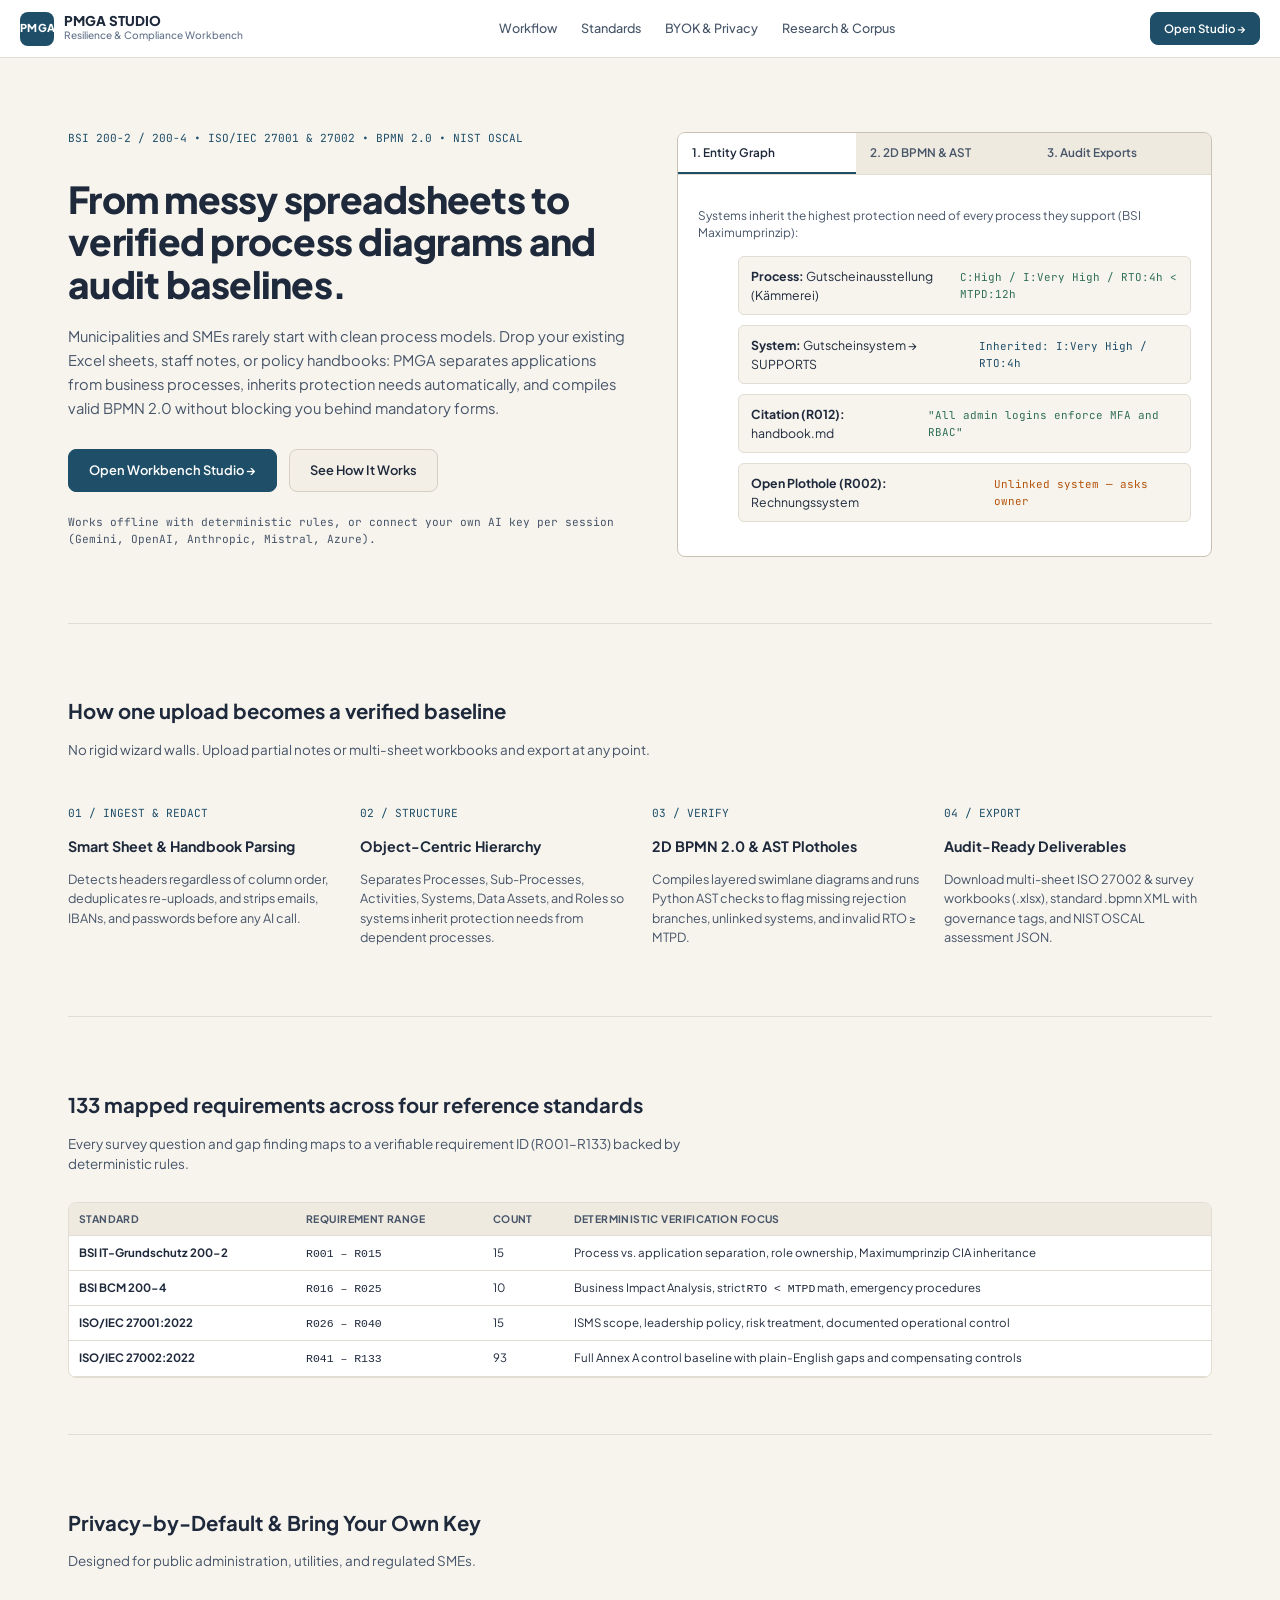
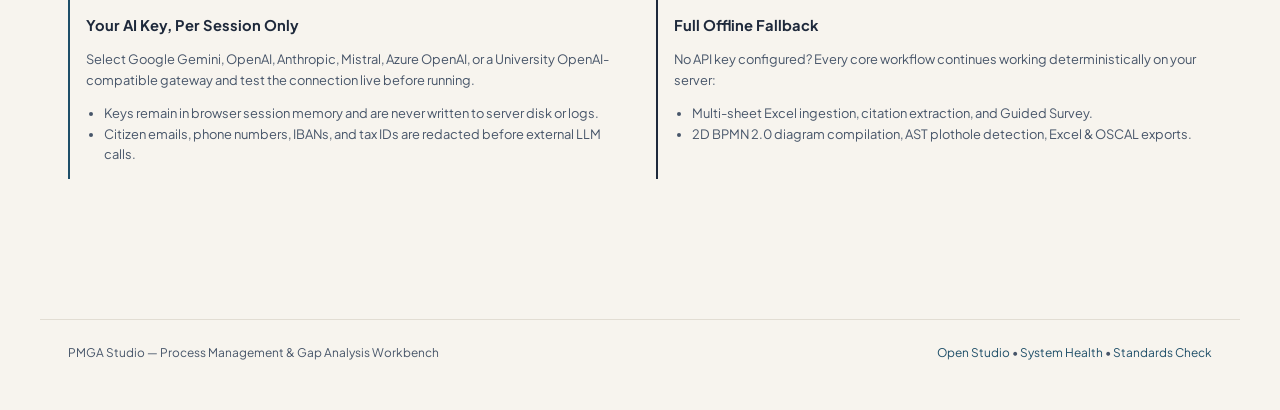
<file: static/landing.html>
<!DOCTYPE html>
<html lang="en">
<head>
  <meta charset="UTF-8">
  <meta name="viewport" content="width=device-width, initial-scale=1.0">
  <title>PMGA Studio — Process Management &amp; Compliance Gap Workbench</title>
  <meta name="description" content="Turn messy spreadsheets and process handbooks into verified BPMN 2.0 diagrams, BSI 200-2 inheritance graphs, and ISO 27002 / OSCAL audit baselines.">

  <link rel="preconnect" href="https://fonts.googleapis.com">
  <link rel="preconnect" href="https://fonts.gstatic.com" crossorigin>
  <link href="https://fonts.googleapis.com/css2?family=JetBrains+Mono:wght@400;500;600;700;800&family=Plus+Jakarta+Sans:wght@400;500;600;700;800&display=swap" rel="stylesheet">

  <link rel="stylesheet" href="/static/css/styles.css?v=3.0.0">
  <link rel="stylesheet" href="/static/css/landing.css?v=2.3.0">
</head>
<body>

  <header class="app-header">
    <div class="brand">
      <div class="brand-crest">PMGA</div>
      <div class="brand-titles">
        <h1>PMGA STUDIO</h1>
        <span class="subtitle">Resilience &amp; Compliance Workbench</span>
      </div>
    </div>

    <nav class="landing-nav-links" aria-label="Primary">
      <a href="#workflow">Workflow</a>
      <a href="#standards">Standards</a>
      <a href="#privacy-byok">BYOK &amp; Privacy</a>
      <a href="/research">Research &amp; Corpus</a>
    </nav>

    <div class="header-actions">
      <a href="/studio" class="pill-btn primary hero-cta-link">Open Studio &rarr;</a>
    </div>
  </header>

  <main class="landing-main">

    <!-- HERO -->
    <section class="hero-grid">
      <div>
        <div class="hero-eyebrow">BSI 200-2 / 200-4 &bull; ISO/IEC 27001 &amp; 27002 &bull; BPMN 2.0 &bull; NIST OSCAL</div>
        <h2 class="hero-title">From messy spreadsheets to verified process diagrams and audit baselines.</h2>
        <p class="hero-lead">
          Municipalities and SMEs rarely start with clean process models. Drop your existing Excel sheets, staff notes, or policy handbooks: PMGA separates applications from business processes, inherits protection needs automatically, and compiles valid BPMN 2.0 without blocking you behind mandatory forms.
        </p>
        <div class="hero-actions">
          <a href="/studio" class="pill-btn primary large hero-cta-link">Open Workbench Studio &rarr;</a>
          <a href="#workflow" class="pill-btn secondary large hero-cta-link">See How It Works</a>
        </div>
        <p class="hero-footnote">
          Works offline with deterministic rules, or connect your own AI key per session (Gemini, OpenAI, Anthropic, Mistral, Azure).
        </p>
      </div>

      <!-- Interactive Visual Preview -->
      <div class="preview-stage" aria-label="Interactive PMGA Pipeline Preview">
        <div class="stage-tabs" role="tablist">
          <button type="button" class="stage-tab active" role="tab" aria-selected="true" data-stage="stage-graph">1. Entity Graph</button>
          <button type="button" class="stage-tab" role="tab" aria-selected="false" data-stage="stage-bpmn">2. 2D BPMN &amp; AST</button>
          <button type="button" class="stage-tab" role="tab" aria-selected="false" data-stage="stage-export">3. Audit Exports</button>
        </div>

        <div class="stage-body">
          <div id="stage-graph" class="stage-pane active">
            <p class="stage-caption">Systems inherit the highest protection need of every process they support (BSI Maximumprinzip):</p>
            <ul class="graph-flow-list">
              <li class="graph-flow-row">
                <span><strong>Process:</strong> Gutscheinausstellung (Kämmerei)</span>
                <span class="mono-tag">C:High / I:Very High / RTO:4h &lt; MTPD:12h</span>
              </li>
              <li class="graph-flow-row">
                <span><strong>System:</strong> Gutscheinsystem &rarr; SUPPORTS</span>
                <span class="mono-tag info">Inherited: I:Very High / RTO:4h</span>
              </li>
              <li class="graph-flow-row">
                <span><strong>Citation (R012):</strong> handbook.md</span>
                <span class="mono-tag">"All admin logins enforce MFA and RBAC"</span>
              </li>
              <li class="graph-flow-row">
                <span><strong>Open Plothole (R002):</strong> Rechnungssystem</span>
                <span class="mono-tag warn">Unlinked system &mdash; asks owner</span>
              </li>
            </ul>
          </div>

          <div id="stage-bpmn" class="stage-pane">
            <p class="stage-caption">Layered 2D BPMN 2.0 swimlanes with deterministic Python AST branch checking:</p>
            <svg viewBox="0 0 540 185" width="100%" height="185" role="img" aria-label="Sample 2D BPMN 2.0 diagram with parallel gateway and loop-back">
              <rect x="4" y="4" width="532" height="177" rx="6" fill="#090C15" stroke="#1E2740"/>
              <line x1="4" y1="92" x2="536" y2="92" stroke="#161E33"/>
              <text x="14" y="24" fill="#94A3B8" font-family="JetBrains Mono, monospace" font-size="10">Bürgeramt</text>
              <text x="14" y="112" fill="#94A3B8" font-family="JetBrains Mono, monospace" font-size="10">Kämmerei</text>

              <circle cx="52" cy="52" r="12" fill="#101524" stroke="#10B981" stroke-width="2"/>
              <line x1="64" y1="52" x2="96" y2="52" stroke="#94A3B8" stroke-width="1.5"/>

              <rect x="96" y="30" width="96" height="44" rx="5" fill="#161D31" stroke="#3B82F6" stroke-width="1.5"/>
              <text x="144" y="56" text-anchor="middle" fill="#F8FAFC" font-family="Plus Jakarta Sans, sans-serif" font-size="11">Antrag prüfen</text>

              <line x1="192" y1="52" x2="224" y2="52" stroke="#94A3B8" stroke-width="1.5"/>
              <polygon points="242,34 260,52 242,70 224,52" fill="#161D31" stroke="#F59E0B" stroke-width="1.5"/>
              <text x="242" y="56" text-anchor="middle" fill="#FDE68A" font-family="JetBrains Mono, monospace" font-size="12">X</text>

              <path d="M 242 70 L 242 84 L 144 84 L 144 74" fill="none" stroke="#F59E0B" stroke-width="1.2" stroke-dasharray="3,3"/>
              <text x="193" y="81" text-anchor="middle" fill="#FDE68A" font-family="JetBrains Mono, monospace" font-size="9">Revision</text>

              <line x1="260" y1="52" x2="310" y2="52" stroke="#94A3B8" stroke-width="1.5"/>
              <path d="M 242 70 L 242 136 L 310 136" fill="none" stroke="#94A3B8" stroke-width="1.5"/>

              <rect x="310" y="30" width="110" height="44" rx="5" fill="#161D31" stroke="#06B6D4" stroke-width="1.5"/>
              <text x="365" y="56" text-anchor="middle" fill="#F8FAFC" font-family="Plus Jakarta Sans, sans-serif" font-size="11">Bescheid senden</text>

              <rect x="310" y="114" width="110" height="44" rx="5" fill="#161D31" stroke="#06B6D4" stroke-width="1.5"/>
              <text x="365" y="140" text-anchor="middle" fill="#F8FAFC" font-family="Plus Jakarta Sans, sans-serif" font-size="11">Voucher buchen</text>

              <line x1="420" y1="52" x2="478" y2="52" stroke="#94A3B8" stroke-width="1.5"/>
              <path d="M 420 136 L 456 136 L 456 52 L 478 52" fill="none" stroke="#94A3B8" stroke-width="1.5"/>
              <circle cx="494" cy="52" r="12" fill="#101524" stroke="#EF4444" stroke-width="2.5"/>
            </svg>
          </div>

          <div id="stage-export" class="stage-pane">
            <p class="stage-caption">Every run produces human-readable Excel reports, standard .bpmn XML, and machine-readable NIST OSCAL JSON:</p>
            <div class="code-preview">{
  "assessment-results": {
    "oscal-version": "1.1.2",
    "observations": [
      {
        "title": "R018 (COMPLIANT)",
        "description": "RTO 4 is below MTPD 12.",
        "relevant-evidence": [{ "source": "handbook.md", "quote": "RTO: 4h, MTPD: 12h" }]
      }
    ],
    "findings": [
      { "title": "A.8.2 — Privileged access rights", "status": "not-satisfied" }
    ]
  }
}</div>
          </div>
        </div>
      </div>
    </section>

    <!-- 4-STEP WORKFLOW -->
    <section id="workflow" class="landing-section">
      <h2 class="section-heading">How one upload becomes a verified baseline</h2>
      <p class="section-sub">No rigid wizard walls. Upload partial notes or multi-sheet workbooks and export at any point.</p>

      <div class="steps-grid">
        <div class="step-item">
          <span class="step-num-mono">01 / INGEST &amp; REDACT</span>
          <h3>Smart Sheet &amp; Handbook Parsing</h3>
          <p>Detects headers regardless of column order, deduplicates re-uploads, and strips emails, IBANs, and passwords before any AI call.</p>
        </div>
        <div class="step-item">
          <span class="step-num-mono">02 / STRUCTURE</span>
          <h3>Object-Centric Hierarchy</h3>
          <p>Separates Processes, Sub-Processes, Activities, Systems, Data Assets, and Roles so systems inherit protection needs from dependent processes.</p>
        </div>
        <div class="step-item">
          <span class="step-num-mono">03 / VERIFY</span>
          <h3>2D BPMN 2.0 &amp; AST Plotholes</h3>
          <p>Compiles layered swimlane diagrams and runs Python AST checks to flag missing rejection branches, unlinked systems, and invalid RTO &ge; MTPD.</p>
        </div>
        <div class="step-item">
          <span class="step-num-mono">04 / EXPORT</span>
          <h3>Audit-Ready Deliverables</h3>
          <p>Download multi-sheet ISO 27002 &amp; survey workbooks (.xlsx), standard .bpmn XML with governance tags, and NIST OSCAL assessment JSON.</p>
        </div>
      </div>
    </section>

    <!-- STANDARDS -->
    <section id="standards" class="landing-section">
      <h2 class="section-heading">133 mapped requirements across four reference standards</h2>
      <p class="section-sub">Every survey question and gap finding maps to a verifiable requirement ID (R001&ndash;R133) backed by deterministic rules.</p>

      <div class="landing-table-wrap">
        <table class="civic-table">
          <thead>
            <tr>
              <th>Standard</th>
              <th>Requirement Range</th>
              <th>Count</th>
              <th>Deterministic Verification Focus</th>
            </tr>
          </thead>
          <tbody>
            <tr>
              <td><strong>BSI IT-Grundschutz 200-2</strong></td>
              <td><code>R001 &ndash; R015</code></td>
              <td>15</td>
              <td>Process vs. application separation, role ownership, Maximumprinzip CIA inheritance</td>
            </tr>
            <tr>
              <td><strong>BSI BCM 200-4</strong></td>
              <td><code>R016 &ndash; R025</code></td>
              <td>10</td>
              <td>Business Impact Analysis, strict <code>RTO &lt; MTPD</code> math, emergency procedures</td>
            </tr>
            <tr>
              <td><strong>ISO/IEC 27001:2022</strong></td>
              <td><code>R026 &ndash; R040</code></td>
              <td>15</td>
              <td>ISMS scope, leadership policy, risk treatment, documented operational control</td>
            </tr>
            <tr>
              <td><strong>ISO/IEC 27002:2022</strong></td>
              <td><code>R041 &ndash; R133</code></td>
              <td>93</td>
              <td>Full Annex A control baseline with plain-English gaps and compensating controls</td>
            </tr>
          </tbody>
        </table>
      </div>
    </section>

    <!-- BYOK & PRIVACY -->
    <section id="privacy-byok" class="landing-section">
      <h2 class="section-heading">Privacy-by-Default &amp; Bring Your Own Key</h2>
      <p class="section-sub">Designed for public administration, utilities, and regulated SMEs.</p>

      <div class="guarantee-grid">
        <div class="guarantee-col">
          <h3>Your AI Key, Per Session Only</h3>
          <p>Select Google Gemini, OpenAI, Anthropic, Mistral, Azure OpenAI, or a University OpenAI-compatible gateway and test the connection live before running.</p>
          <ul>
            <li>Keys remain in browser session memory and are never written to server disk or logs.</li>
            <li>Citizen emails, phone numbers, IBANs, and tax IDs are redacted before external LLM calls.</li>
          </ul>
        </div>
        <div class="guarantee-col offline">
          <h3>Full Offline Fallback</h3>
          <p>No API key configured? Every core workflow continues working deterministically on your server:</p>
          <ul>
            <li>Multi-sheet Excel ingestion, citation extraction, and Guided Survey.</li>
            <li>2D BPMN 2.0 diagram compilation, AST plothole detection, Excel &amp; OSCAL exports.</li>
          </ul>
        </div>
      </div>
    </section>

  </main>

  <footer class="landing-footer">
    <span>PMGA Studio &mdash; Process Management &amp; Gap Analysis Workbench</span>
    <span>
      <a href="/studio">Open Studio</a> &bull;
      <a href="/api/v1/health">System Health</a> &bull;
      <a href="/api/v1/standards/verify-mapping">Standards Check</a>
    </span>
  </footer>

  <script>
    document.querySelectorAll('.stage-tab').forEach(tab => {
      tab.addEventListener('click', () => {
        document.querySelectorAll('.stage-tab').forEach(t => {
          t.classList.remove('active');
          t.setAttribute('aria-selected', 'false');
        });
        document.querySelectorAll('.stage-pane').forEach(p => p.classList.remove('active'));
        tab.classList.add('active');
        tab.setAttribute('aria-selected', 'true');
        const target = document.getElementById(tab.dataset.stage);
        if (target) target.classList.add('active');
      });
    });
  </script>
</body>
</html>
</file>
<file: static/css/styles.css>
/* ==============================================================================
   PMGA WORKBENCH v2 — WARM CIVIC EDITORIAL THEME
   Shared stylesheet for /studio, /research, and / (compatible with landing.css).
   Palette:
     Canvas Linen:   #F7F4EE
     Card Surface:   #FFFFFF
     Elevated Paper: #EFEAE0
     Fjord Petrol:   #1E4E68
     Terracotta:     #C86D44
     Sage Moss:      #2F6F56
     Ochre Amber:    #B45309
     Crimson Alert:  #B91C1C
     Ink Slate:      #1E293B / #475569 / #64748B
   ============================================================================== */

:root {
  --bg-canvas: #F7F4EE;
  --bg-surface: #FFFFFF;
  --bg-elevated: #EFEAE0;
  --bg-subtle: #F3EFE6;

  --ink-primary: #1E293B;
  --ink-secondary: #475569;
  --ink-muted: #64748B;

  --accent-primary: #1E4E68;
  --accent-primary-hover: #153A4E;
  --accent-terracotta: #C86D44;
  --accent-terracotta-bg: #FDF2EC;

  --accent-blue: #1E4E68;
  --accent-blue-text: #1E4E68;
  --accent-cyan-text: #1E4E68;
  --accent-emerald-text: #2F6F56;
  --accent-amber-text: #B45309;
  --accent-rose-text: #B91C1C;

  --border-hairline: 1px solid #E2DDD3;
  --border-strong: 1px solid #C8C1B4;
  --shadow-soft: 0 2px 10px rgba(30, 41, 59, 0.05);
  --shadow-card: 0 6px 24px rgba(30, 41, 59, 0.07);

  --radius-sm: 6px;
  --radius-md: 10px;
  --radius-lg: 14px;

  --font-ui: 'Plus Jakarta Sans', 'Inter', system-ui, -apple-system, sans-serif;
  --font-sans: 'Plus Jakarta Sans', 'Inter', system-ui, -apple-system, sans-serif;
  --font-mono: 'JetBrains Mono', ui-monospace, SFMono-Regular, Menlo, monospace;
}

*,
*::before,
*::after {
  box-sizing: border-box;
}

html,
body {
  margin: 0;
  padding: 0;
  background-color: var(--bg-canvas);
  color: var(--ink-primary);
  font-family: var(--font-ui);
  font-size: 14px;
  line-height: 1.5;
  -webkit-font-smoothing: antialiased;
}

.studio-body {
  height: 100vh;
  display: flex;
  flex-direction: column;
  overflow: hidden;
}

.hidden {
  display: none !important;
}

/* ------------------------------------------------------------------------------
   Header Bar
   ------------------------------------------------------------------------------ */
.app-header {
  display: flex;
  align-items: center;
  justify-content: space-between;
  gap: 16px;
  padding: 10px 20px;
  background-color: var(--bg-surface);
  border-bottom: var(--border-hairline);
  min-height: 58px;
  flex-shrink: 0;
  z-index: 20;
}

.brand {
  display: flex;
  align-items: center;
  gap: 10px;
  text-decoration: none;
  color: inherit;
  flex-shrink: 0;
}

.brand-crest {
  width: 34px;
  height: 34px;
  border-radius: 8px;
  background-color: var(--accent-primary);
  color: #FFFFFF;
  display: grid;
  place-items: center;
  font-weight: 800;
  font-size: 0.78rem;
  letter-spacing: 0.04em;
}

.brand-titles h1 {
  margin: 0;
  font-size: 0.96rem;
  font-weight: 800;
  letter-spacing: 0.01em;
  color: var(--ink-primary);
  line-height: 1.1;
}

.brand-titles .subtitle {
  display: block;
  font-size: 0.72rem;
  color: var(--ink-muted);
  font-weight: 500;
}

.header-project-bar {
  display: flex;
  align-items: center;
  gap: 8px;
  flex-wrap: wrap;
}

.inline-project-creator {
  display: flex;
  align-items: center;
  gap: 6px;
  background: var(--bg-elevated);
  padding: 3px 6px;
  border-radius: var(--radius-sm);
  border: var(--border-hairline);
}

.header-actions {
  display: flex;
  align-items: center;
  gap: 8px;
  flex-wrap: wrap;
}

/* ------------------------------------------------------------------------------
   Buttons, Inputs & Badges
   ------------------------------------------------------------------------------ */
.pill-btn {
  display: inline-flex;
  align-items: center;
  justify-content: center;
  gap: 6px;
  padding: 7px 13px;
  border-radius: 8px;
  font-family: var(--font-ui);
  font-size: 0.82rem;
  font-weight: 600;
  border: var(--border-strong);
  background-color: var(--bg-surface);
  color: var(--ink-primary);
  cursor: pointer;
  text-decoration: none;
  transition: background-color 0.15s ease, border-color 0.15s ease, transform 0.08s ease;
  white-space: nowrap;
}

.pill-btn:hover {
  background-color: var(--bg-elevated);
}

.pill-btn:active {
  transform: translateY(1px);
}

.pill-btn:disabled {
  opacity: 0.55;
  cursor: not-allowed;
}

.pill-btn.primary {
  background-color: var(--accent-primary);
  border-color: var(--accent-primary);
  color: #FFFFFF;
}

.pill-btn.primary:hover {
  background-color: var(--accent-primary-hover);
}

.pill-btn.secondary {
  background-color: var(--bg-subtle);
  border-color: #D6CFC2;
  color: var(--ink-primary);
}

.pill-btn.terracotta {
  background-color: var(--accent-terracotta);
  border-color: var(--accent-terracotta);
  color: #FFFFFF;
}

.pill-btn.danger-outline {
  color: var(--accent-rose-text);
  border-color: #E5B4B4;
  background: #FEF6F6;
}

.pill-btn.small {
  padding: 5px 10px;
  font-size: 0.76rem;
}

.pill-btn.large {
  padding: 11px 20px;
  font-size: 0.92rem;
}

.civic-select,
.civic-input,
.civic-textarea {
  font-family: var(--font-ui);
  font-size: 0.84rem;
  color: var(--ink-primary);
  background-color: var(--bg-surface);
  border: var(--border-strong);
  border-radius: 8px;
  padding: 7px 10px;
  outline: none;
  transition: border-color 0.15s ease, box-shadow 0.15s ease;
}

.civic-select:focus,
.civic-input:focus,
.civic-textarea:focus {
  border-color: var(--accent-primary);
  box-shadow: 0 0 0 3px rgba(30, 78, 104, 0.12);
}

.civic-select.compact,
.civic-input.compact {
  padding: 5px 8px;
  font-size: 0.8rem;
}

.badge-soft {
  display: inline-flex;
  align-items: center;
  gap: 4px;
  padding: 2px 8px;
  border-radius: 999px;
  font-size: 0.72rem;
  font-weight: 700;
  background-color: var(--bg-elevated);
  color: var(--accent-primary);
  border: var(--border-hairline);
}

.badge-soft.sage {
  background-color: #E7F3EE;
  color: var(--accent-emerald-text);
  border-color: #BFE0D2;
}

.badge-soft.amber {
  background-color: #FEF3C7;
  color: #92400E;
  border-color: #FDE68A;
}

.badge-soft.terracotta {
  background-color: var(--accent-terracotta-bg);
  color: #9A4824;
  border-color: #F2CBB8;
}

.badge-soft.coral {
  background-color: #FEE2E2;
  color: #991B1B;
  border-color: #FECACA;
}

.field-label {
  display: block;
  font-size: 0.74rem;
  font-weight: 700;
  color: var(--ink-secondary);
  margin-bottom: 4px;
  text-transform: uppercase;
  letter-spacing: 0.04em;
}

.subtext {
  font-size: 0.84rem;
  color: var(--ink-secondary);
  margin: 0;
}

/* ------------------------------------------------------------------------------
   Two-Pane Studio Layout (38% Guided Coach | 62% Living Workspace)
   ------------------------------------------------------------------------------ */
.studio-split {
  flex: 1;
  min-height: 0;
  display: grid;
  grid-template-columns: minmax(340px, 38%) 1fr;
  background-color: var(--bg-canvas);
}

/* Left Coach Pane */
.coach-pane {
  display: flex;
  flex-direction: column;
  min-height: 0;
  background-color: #FBF9F5;
  border-right: var(--border-hairline);
}

.maturity-header {
  padding: 12px 16px 10px;
  border-bottom: var(--border-hairline);
  background-color: var(--bg-surface);
}

.maturity-title-row {
  display: flex;
  align-items: center;
  justify-content: space-between;
  margin-bottom: 8px;
}

.maturity-title-row h2 {
  margin: 0;
  font-size: 0.86rem;
  font-weight: 700;
  color: var(--ink-primary);
}

.maturity-percent-pill {
  font-family: var(--font-mono);
  font-size: 0.74rem;
  font-weight: 700;
  color: var(--accent-primary);
  background: #EAF2F6;
  padding: 2px 8px;
  border-radius: 999px;
}

.maturity-strip {
  display: grid;
  grid-template-columns: repeat(5, 1fr);
  gap: 5px;
}

.maturity-step {
  padding: 5px 6px;
  border-radius: 6px;
  background-color: var(--bg-canvas);
  border: var(--border-hairline);
  font-size: 0.69rem;
  font-weight: 600;
  color: var(--ink-muted);
  text-align: center;
  white-space: nowrap;
  overflow: hidden;
  text-overflow: ellipsis;
}

.maturity-step.done {
  background-color: #E7F3EE;
  border-color: #B4DCC9;
  color: #1F5B44;
}

.maturity-step.current {
  background-color: #EAF2F6;
  border-color: #96BDCE;
  color: var(--accent-primary);
  font-weight: 700;
}

.coach-mode-banner {
  margin: 8px 14px 0;
  padding: 7px 11px;
  border-radius: 8px;
  background-color: #F0F5F8;
  border: 1px solid #CFE0E9;
  font-size: 0.76rem;
  color: var(--ink-secondary);
  display: flex;
  align-items: center;
  justify-content: space-between;
  gap: 8px;
}

.coach-scroll {
  flex: 1;
  min-height: 0;
  overflow-y: auto;
  padding: 14px;
  display: flex;
  flex-direction: column;
  gap: 12px;
}

/* 4 Calm Onboarding Cards */
.onboarding-grid {
  display: grid;
  grid-template-columns: repeat(2, 1fr);
  gap: 9px;
}

.onboarding-card {
  text-align: left;
  background-color: var(--bg-surface);
  border: var(--border-hairline);
  border-radius: var(--radius-md);
  padding: 12px;
  cursor: pointer;
  transition: border-color 0.15s ease, box-shadow 0.15s ease, transform 0.1s ease;
  font-family: var(--font-ui);
}

.onboarding-card:hover {
  border-color: var(--accent-primary);
  box-shadow: var(--shadow-soft);
  transform: translateY(-1px);
}

.onboarding-card .oc-eyebrow {
  font-size: 0.68rem;
  font-weight: 700;
  text-transform: uppercase;
  letter-spacing: 0.05em;
  color: var(--accent-terracotta);
  margin-bottom: 3px;
}

.onboarding-card .oc-title {
  font-size: 0.86rem;
  font-weight: 700;
  color: var(--ink-primary);
  margin-bottom: 3px;
}

.onboarding-card .oc-desc {
  font-size: 0.75rem;
  color: var(--ink-secondary);
  line-height: 1.35;
}

/* Session Turn Feed */
.session-feed {
  display: flex;
  flex-direction: column;
  gap: 10px;
}

.turn-bubble {
  border-radius: var(--radius-md);
  padding: 10px 13px;
  font-size: 0.85rem;
  line-height: 1.5;
  box-shadow: 0 1px 3px rgba(30, 41, 59, 0.04);
}

.turn-bubble.user {
  align-self: flex-end;
  max-width: 90%;
  background-color: var(--accent-primary);
  color: #FFFFFF;
  border-bottom-right-radius: 3px;
}

.turn-bubble.coach {
  align-self: stretch;
  background-color: var(--bg-surface);
  border: var(--border-hairline);
  border-left: 3px solid var(--accent-terracotta);
  color: var(--ink-primary);
}

.turn-meta {
  display: flex;
  align-items: center;
  justify-content: space-between;
  font-size: 0.7rem;
  opacity: 0.78;
  margin-bottom: 4px;
}

.turn-body {
  white-space: pre-wrap;
  word-break: break-word;
}

.what-changed-list {
  display: flex;
  flex-wrap: wrap;
  gap: 5px;
  margin-top: 8px;
  padding-top: 7px;
  border-top: var(--border-hairline);
}

.change-pill {
  font-size: 0.72rem;
  font-weight: 600;
  padding: 2px 8px;
  border-radius: 999px;
  background-color: #E7F3EE;
  color: var(--accent-emerald-text);
}

.quick-chips-row {
  display: flex;
  flex-wrap: wrap;
  gap: 6px;
  margin-top: 4px;
}

.quick-chip {
  background-color: var(--bg-subtle);
  border: 1px solid #D5CDC0;
  color: var(--ink-primary);
  border-radius: 999px;
  padding: 5px 11px;
  font-size: 0.76rem;
  font-weight: 600;
  cursor: pointer;
  font-family: var(--font-ui);
}

.quick-chip:hover {
  background-color: #E5EDF2;
  border-color: var(--accent-primary);
  color: var(--accent-primary);
}

/* Composer */
.coach-composer {
  padding: 12px 14px;
  border-top: var(--border-hairline);
  background-color: var(--bg-surface);
  display: flex;
  flex-direction: column;
  gap: 8px;
}

.coach-composer.drag-over {
  background-color: #EFF6FA;
  border-top-color: var(--accent-primary);
}

.composer-file-row {
  display: flex;
  align-items: center;
  justify-content: space-between;
  gap: 8px;
  flex-wrap: wrap;
}

.pending-file-chip {
  display: inline-flex;
  align-items: center;
  gap: 6px;
  background-color: #EAF2F6;
  color: var(--accent-primary);
  border-radius: 6px;
  padding: 3px 8px;
  font-size: 0.76rem;
  font-weight: 600;
}

.pending-file-chip button {
  background: none;
  border: none;
  cursor: pointer;
  color: inherit;
  font-weight: 800;
  padding: 0 2px;
}

.composer-input-row {
  display: flex;
  gap: 8px;
  align-items: flex-end;
}

.composer-input-row textarea {
  flex: 1;
  min-height: 44px;
  max-height: 120px;
  resize: vertical;
}

/* ------------------------------------------------------------------------------
   Right Workspace Pane
   ------------------------------------------------------------------------------ */
.workspace-pane {
  display: flex;
  flex-direction: column;
  min-height: 0;
  overflow: hidden;
  position: relative;
}

.workspace-tabs {
  display: flex;
  align-items: center;
  gap: 6px;
  padding: 10px 18px;
  background-color: var(--bg-surface);
  border-bottom: var(--border-hairline);
  flex-wrap: wrap;
}

.workspace-tab-btn {
  padding: 7px 14px;
  border-radius: 8px;
  border: 1px solid transparent;
  background: transparent;
  color: var(--ink-secondary);
  font-family: var(--font-ui);
  font-size: 0.84rem;
  font-weight: 600;
  cursor: pointer;
  display: inline-flex;
  align-items: center;
  gap: 7px;
}

.workspace-tab-btn:hover {
  background-color: var(--bg-canvas);
  color: var(--ink-primary);
}

.workspace-tab-btn.active {
  background-color: #EAF2F6;
  color: var(--accent-primary);
  border-color: #BFD5E2;
  font-weight: 700;
}

.tab-count-pill {
  background-color: rgba(30, 78, 104, 0.12);
  color: var(--accent-primary);
  border-radius: 999px;
  padding: 1px 7px;
  font-size: 0.72rem;
  font-weight: 700;
}

.workspace-body {
  flex: 1;
  min-height: 0;
  position: relative;
  overflow: hidden;
}

.workspace-view {
  display: none;
  height: 100%;
  overflow-y: auto;
  padding: 16px 18px;
}

.workspace-view.active {
  display: flex;
  flex-direction: column;
  gap: 12px;
}

/* BPMN Process View */
.bpmn-toolbar {
  display: flex;
  align-items: center;
  justify-content: space-between;
  gap: 10px;
  flex-wrap: wrap;
  background-color: var(--bg-surface);
  border: var(--border-hairline);
  border-radius: var(--radius-md);
  padding: 9px 12px;
}

.bpmn-toolbar-group {
  display: flex;
  align-items: center;
  gap: 6px;
  flex-wrap: wrap;
}

.bpmn-description-banner {
  background-color: #FBF8F1;
  border: 1px solid #E5DCCB;
  border-left: 3px solid var(--accent-primary);
  border-radius: 8px;
  padding: 9px 13px;
  font-size: 0.83rem;
  color: var(--ink-primary);
}

.bpmn-canvas-shell {
  flex: 1;
  min-height: 410px;
  position: relative;
  background-color: #FFFFFF;
  border: var(--border-hairline);
  border-radius: var(--radius-md);
  overflow: hidden;
  box-shadow: var(--shadow-soft);
}

#bpmn-canvas {
  width: 100%;
  height: 100%;
  min-height: 410px;
}

.bpmn-empty-state {
  height: 100%;
  min-height: 360px;
  display: grid;
  place-items: center;
  color: var(--ink-muted);
  font-size: 0.92rem;
  padding: 24px;
  text-align: center;
}

/* Gap Overlays inside BPMN canvas */
.pmga-gap-badge {
  min-width: 24px;
  height: 24px;
  padding: 0 7px;
  border-radius: 999px;
  border: 2px solid #FFFFFF;
  background-color: var(--accent-terracotta);
  color: #FFFFFF;
  font-family: var(--font-ui);
  font-size: 0.74rem;
  font-weight: 800;
  cursor: pointer;
  box-shadow: 0 2px 8px rgba(0, 0, 0, 0.22);
  display: inline-flex;
  align-items: center;
  justify-content: center;
  z-index: 15;
}

.pmga-gap-badge.sev-critical {
  background-color: #B91C1C;
}

.pmga-gap-badge.sev-high {
  background-color: #C86D44;
}

.pmga-gap-badge.sev-moderate {
  background-color: #B45309;
}

.pmga-gap-badge.sev-info {
  background-color: #1E4E68;
}

.pmga-gap-badge:hover {
  transform: scale(1.12);
}

.pmga-node-focused rect,
.pmga-node-focused circle,
.pmga-node-focused polygon {
  stroke: #C86D44 !important;
  stroke-width: 3px !important;
}

/* Slide-over Gap Detail Drawer */
.gap-slideover {
  position: absolute;
  top: 12px;
  right: 12px;
  bottom: 12px;
  width: min(410px, 92%);
  background-color: var(--bg-surface);
  border: var(--border-strong);
  border-radius: var(--radius-lg);
  box-shadow: 0 14px 40px rgba(30, 41, 59, 0.18);
  z-index: 40;
  display: flex;
  flex-direction: column;
  overflow: hidden;
}

.slideover-head {
  padding: 13px 16px;
  background-color: var(--bg-elevated);
  border-bottom: var(--border-hairline);
  display: flex;
  align-items: center;
  justify-content: space-between;
  gap: 10px;
}

.slideover-head h3 {
  margin: 0;
  font-size: 0.94rem;
  font-weight: 700;
}

.slideover-body {
  flex: 1;
  overflow-y: auto;
  padding: 15px 16px;
  display: flex;
  flex-direction: column;
  gap: 12px;
}

/* Warm Cards, Architecture, Evidence & Remediation */
.warm-card {
  background-color: var(--bg-surface);
  border: var(--border-hairline);
  border-radius: var(--radius-md);
  padding: 16px 18px;
  box-shadow: var(--shadow-soft);
}

.card-header-row {
  display: flex;
  align-items: flex-start;
  justify-content: space-between;
  gap: 12px;
  margin-bottom: 12px;
  flex-wrap: wrap;
}

.card-header-row h2,
.card-header-row h3 {
  margin: 0 0 4px 0;
  font-size: 1.02rem;
}

.split-2col {
  display: grid;
  grid-template-columns: repeat(2, minmax(0, 1fr));
  gap: 14px;
}

.entity-card {
  background-color: #FCFBF8;
  border: var(--border-hairline);
  border-radius: 8px;
  padding: 11px 13px;
  margin-bottom: 9px;
}

.entity-card-top {
  display: flex;
  align-items: center;
  justify-content: space-between;
  gap: 8px;
  margin-bottom: 6px;
}

.inherited-pill {
  display: inline-block;
  margin-top: 4px;
  padding: 4px 9px;
  border-radius: 6px;
  background-color: #EAF2F6;
  border: 1px solid #C6DCE7;
  color: var(--accent-primary);
  font-size: 0.77rem;
  font-weight: 600;
}

.evidence-row {
  padding: 10px 12px;
  border-radius: 8px;
  border: var(--border-hairline);
  background-color: #FCFBF8;
  margin-bottom: 8px;
}

.evidence-row.contradicted {
  border-left: 4px solid #B91C1C;
  background-color: #FEF7F7;
}

.evidence-quote {
  margin: 5px 0 0;
  padding: 6px 9px;
  border-left: 2px solid #CBD5E1;
  font-family: var(--font-mono);
  font-size: 0.76rem;
  color: var(--ink-secondary);
  background: var(--bg-surface);
}

.gap-bucket-title {
  font-size: 0.82rem;
  font-weight: 800;
  text-transform: uppercase;
  letter-spacing: 0.05em;
  color: var(--accent-primary);
  margin: 8px 0 6px;
}

.gap-card {
  background-color: var(--bg-surface);
  border: var(--border-hairline);
  border-radius: var(--radius-md);
  padding: 13px 15px;
  margin-bottom: 10px;
}

.gap-card.sev-critical {
  border-left: 4px solid #B91C1C;
}

.gap-card.sev-high {
  border-left: 4px solid #C86D44;
}

.gap-card.sev-moderate {
  border-left: 4px solid #B45309;
}

.gap-card-header {
  display: flex;
  align-items: center;
  justify-content: space-between;
  gap: 8px;
  flex-wrap: wrap;
  margin-bottom: 6px;
}

.policy-drift-box {
  background-color: #FEF7F2;
  border: 1px solid #F3D5C5;
  border-radius: 6px;
  padding: 7px 10px;
  font-size: 0.8rem;
  margin: 7px 0;
}

.gap-steps-list {
  margin: 6px 0;
  padding-left: 18px;
  font-size: 0.82rem;
  color: var(--ink-secondary);
}

.status-btn-row {
  display: flex;
  flex-wrap: wrap;
  gap: 5px;
  margin-top: 8px;
}

/* Deliverables & Branding View */
.deliverable-controls-bar {
  display: flex;
  align-items: center;
  justify-content: space-between;
  gap: 10px;
  flex-wrap: wrap;
}

.brand-form-grid {
  display: grid;
  grid-template-columns: repeat(auto-fit, minmax(175px, 1fr));
  gap: 10px;
  align-items: end;
}

.deliverable-iframe {
  width: 100%;
  min-height: 460px;
  flex: 1;
  border: var(--border-hairline);
  border-radius: var(--radius-md);
  background: #FFFFFF;
}

/* /research Specific Styles */
.research-main {
  max-width: 1200px;
  margin: 0 auto;
  padding: 24px 20px 64px;
  display: flex;
  flex-direction: column;
  gap: 18px;
}

.research-controls-row {
  display: flex;
  align-items: flex-end;
  gap: 12px;
  flex-wrap: wrap;
  margin-bottom: 12px;
}

.research-preview {
  margin-top: 12px;
  padding-top: 12px;
  border-top: var(--border-hairline);
}

.meta-row {
  display: flex;
  align-items: center;
  gap: 8px;
  flex-wrap: wrap;
  margin-bottom: 10px;
}

.benchmarks-grid {
  display: grid;
  grid-template-columns: repeat(auto-fit, minmax(260px, 1fr));
  gap: 12px;
}

.bm-card-warm {
  background-color: #FCFBF8;
  border: var(--border-hairline);
  border-radius: var(--radius-md);
  padding: 14px;
  display: flex;
  flex-direction: column;
  gap: 8px;
}

.bm-card-warm h4 {
  margin: 0;
  font-size: 0.94rem;
}

.bm-card-warm p {
  margin: 0;
  font-size: 0.82rem;
  color: var(--ink-secondary);
}

.mono-pre {
  background-color: #FAF8F4;
  border: var(--border-hairline);
  border-radius: 8px;
  padding: 12px;
  font-family: var(--font-mono);
  font-size: 0.77rem;
  overflow: auto;
  max-height: 290px;
  white-space: pre-wrap;
  margin: 4px 0 0;
}

.table-wrap {
  overflow-x: auto;
  max-height: 440px;
}

.civic-table {
  width: 100%;
  border-collapse: collapse;
  font-size: 0.82rem;
}

.civic-table th,
.civic-table td {
  padding: 8px 10px;
  border-bottom: var(--border-hairline);
  text-align: left;
  vertical-align: top;
}

.civic-table th {
  background-color: var(--bg-elevated);
  font-size: 0.74rem;
  text-transform: uppercase;
  letter-spacing: 0.04em;
  color: var(--ink-secondary);
  position: sticky;
  top: 0;
}

.info-banner {
  padding: 10px 13px;
  border-radius: 8px;
  background-color: #EAF2F6;
  border: 1px solid #C5DCE7;
  color: var(--accent-primary);
  margin-bottom: 12px;
  font-size: 0.84rem;
}

/* Modals & Toasts */
.modal-backdrop {
  position: fixed;
  inset: 0;
  background-color: rgba(15, 23, 42, 0.45);
  display: grid;
  place-items: center;
  z-index: 80;
  padding: 16px;
}

.modal-card {
  width: min(500px, 100%);
  background-color: var(--bg-surface);
  border: var(--border-hairline);
  border-radius: var(--radius-lg);
  box-shadow: 0 20px 50px rgba(15, 23, 42, 0.22);
  padding: 20px 22px;
  display: flex;
  flex-direction: column;
  gap: 12px;
}

.modal-header {
  display: flex;
  align-items: center;
  justify-content: space-between;
}

.modal-header h3 {
  margin: 0;
  font-size: 1.05rem;
}

.modal-footer {
  display: flex;
  justify-content: flex-end;
  gap: 8px;
  margin-top: 6px;
}

.toast-container {
  position: fixed;
  bottom: 18px;
  right: 18px;
  display: flex;
  flex-direction: column;
  gap: 8px;
  z-index: 100;
  max-width: 360px;
}

.toast-pill {
  padding: 10px 14px;
  border-radius: 10px;
  background-color: var(--ink-primary);
  color: #FFFFFF;
  font-size: 0.83rem;
  font-weight: 600;
  box-shadow: var(--shadow-card);
}

.toast-pill.success {
  background-color: #215742;
}

.toast-pill.error {
  background-color: #991B1B;
}

/* Responsive */
@media (max-width: 1024px) {
  .studio-body {
    height: auto;
    overflow: auto;
  }

  .studio-split {
    grid-template-columns: 1fr;
  }

  .coach-pane {
    border-right: none;
    border-bottom: var(--border-hairline);
    max-height: 75vh;
  }

  .split-2col {
    grid-template-columns: 1fr;
  }
}
</file>
<file: static/css/landing.css>
/* ==============================================================================
   PMGA LANDING — OBSIDIAN & ELECTRIC CYBER STUDIO
   Human-crafted editorial layout using exact studio tokens (zero gradients).
   ============================================================================== */

.landing-main {
  max-width: 1200px;
  margin: 0 auto;
  padding: 48px 28px 84px;
}

.landing-nav-links {
  display: flex;
  align-items: center;
  gap: 24px;
}

.landing-nav-links a {
  color: var(--ink-secondary);
  text-decoration: none;
  font-size: 0.9rem;
  font-weight: 500;
  transition: color 0.15s ease;
}

.landing-nav-links a:hover,
.landing-nav-links a:focus-visible {
  color: var(--ink-primary);
}

/* --- Hero Split --- */
.hero-grid {
  display: grid;
  grid-template-columns: 1.05fr 1fr;
  gap: 48px;
  align-items: center;
  padding: 24px 0 64px;
  border-bottom: var(--border-hairline);
}

.hero-eyebrow {
  font-family: var(--font-mono);
  font-size: 0.8rem;
  color: var(--accent-cyan-text);
  margin-bottom: 14px;
}

.hero-title {
  font-size: clamp(1.9rem, 3.2vw, 2.65rem);
  font-weight: 800;
  line-height: 1.15;
  letter-spacing: -0.02em;
  color: var(--ink-primary);
  margin-bottom: 18px;
}

.hero-lead {
  font-size: 1.05rem;
  color: var(--ink-secondary);
  line-height: 1.65;
  max-width: 56ch;
  margin-bottom: 28px;
}

.hero-actions {
  display: flex;
  flex-wrap: wrap;
  gap: 12px;
  margin-bottom: 22px;
}

.hero-cta-link {
  display: inline-flex;
  align-items: center;
  gap: 8px;
  text-decoration: none;
}

.hero-footnote {
  font-family: var(--font-mono);
  font-size: 0.8rem;
  color: var(--ink-secondary);
}

/* --- Interactive Visual Preview Panel --- */
.preview-stage {
  background-color: var(--bg-surface);
  border: var(--border-strong);
  border-radius: 8px;
  overflow: hidden;
}

.stage-tabs {
  display: flex;
  border-bottom: var(--border-hairline);
  background-color: var(--bg-elevated);
}

.stage-tab {
  flex: 1;
  background: transparent;
  border: none;
  border-bottom: 2px solid transparent;
  color: var(--ink-secondary);
  font-family: var(--font-ui);
  font-size: 0.84rem;
  font-weight: 600;
  padding: 12px 14px;
  cursor: pointer;
  text-align: left;
  transition: color 0.15s ease, border-color 0.15s ease, background-color 0.15s ease;
}

.stage-tab:hover {
  color: var(--ink-primary);
}

.stage-tab.active {
  color: var(--ink-primary);
  background-color: var(--bg-surface);
  border-bottom-color: var(--accent-blue);
}

.stage-body {
  padding: 20px;
  min-height: 310px;
}

.stage-pane {
  display: none;
}

.stage-pane.active {
  display: block;
}

.stage-caption {
  font-size: 0.85rem;
  color: var(--ink-secondary);
  margin-bottom: 14px;
}

.graph-flow-list {
  list-style: none;
  display: flex;
  flex-direction: column;
  gap: 10px;
}

.graph-flow-row {
  display: flex;
  justify-content: space-between;
  align-items: center;
  gap: 12px;
  padding: 10px 12px;
  background-color: var(--bg-canvas);
  border: var(--border-hairline);
  border-radius: 6px;
  font-size: 0.88rem;
}

.graph-flow-row strong {
  color: var(--ink-primary);
}

.mono-tag {
  font-family: var(--font-mono);
  font-size: 0.78rem;
  color: var(--accent-emerald-text);
}

.mono-tag.warn {
  color: var(--accent-amber-text);
}

.mono-tag.info {
  color: var(--accent-blue-text);
}

.code-preview {
  background-color: var(--bg-dark);
  border: var(--border-hairline);
  border-radius: 6px;
  padding: 14px;
  font-family: var(--font-mono);
  font-size: 0.78rem;
  line-height: 1.55;
  color: var(--ink-primary);
  overflow-x: auto;
  white-space: pre;
}

/* --- Sections --- */
.landing-section {
  padding: 56px 0;
  border-bottom: var(--border-hairline);
}

.landing-section:last-of-type {
  border-bottom: none;
}

.section-heading {
  font-size: 1.45rem;
  font-weight: 700;
  color: var(--ink-primary);
  margin-bottom: 8px;
}

.section-sub {
  color: var(--ink-secondary);
  font-size: 0.96rem;
  max-width: 68ch;
  margin-bottom: 28px;
}

/* --- 4-Step Editorial Grid (No nested cards) --- */
.steps-grid {
  display: grid;
  grid-template-columns: repeat(4, minmax(0, 1fr));
  gap: 24px;
}

.step-item {
  border-top: 2px solid var(--border-strong);
  padding-top: 16px;
}

.step-num-mono {
  font-family: var(--font-mono);
  font-size: 0.8rem;
  color: var(--accent-cyan-text);
  margin-bottom: 8px;
  display: block;
}

.step-item h3 {
  font-size: 1.02rem;
  font-weight: 700;
  color: var(--ink-primary);
  margin-bottom: 8px;
}

.step-item p {
  font-size: 0.9rem;
  color: var(--ink-secondary);
  line-height: 1.55;
}

/* --- Standards Table --- */
.landing-table-wrap {
  border: var(--border-hairline);
  border-radius: 8px;
  overflow-x: auto;
  background-color: var(--bg-surface);
}

/* --- BYOK & Offline Guarantee Split --- */
.guarantee-grid {
  display: grid;
  grid-template-columns: 1fr 1fr;
  gap: 32px;
}

.guarantee-col {
  padding-left: 16px;
  border-left: 2px solid var(--accent-blue);
}

.guarantee-col.offline {
  border-left-color: var(--accent-emerald);
}

.guarantee-col h3 {
  font-size: 1.05rem;
  margin-bottom: 8px;
  color: var(--ink-primary);
}

.guarantee-col p,
.guarantee-col li {
  font-size: 0.92rem;
  color: var(--ink-secondary);
  line-height: 1.6;
}

.guarantee-col ul {
  margin-top: 10px;
  padding-left: 18px;
}

/* --- Footer --- */
.landing-footer {
  max-width: 1200px;
  margin: 0 auto;
  padding: 24px 28px 48px;
  border-top: var(--border-hairline);
  display: flex;
  justify-content: space-between;
  align-items: center;
  flex-wrap: wrap;
  gap: 12px;
  color: var(--ink-secondary);
  font-size: 0.85rem;
}

.landing-footer a {
  color: var(--accent-blue-text);
  text-decoration: none;
}

.landing-footer a:hover {
  text-decoration: underline;
}

@media (max-width: 960px) {
  .hero-grid,
  .guarantee-grid {
    grid-template-columns: 1fr;
  }
  .steps-grid {
    grid-template-columns: repeat(2, minmax(0, 1fr));
  }
}

@media (max-width: 600px) {
  .landing-nav-links {
    display: none;
  }
  .steps-grid {
    grid-template-columns: 1fr;
  }
}
</file>
